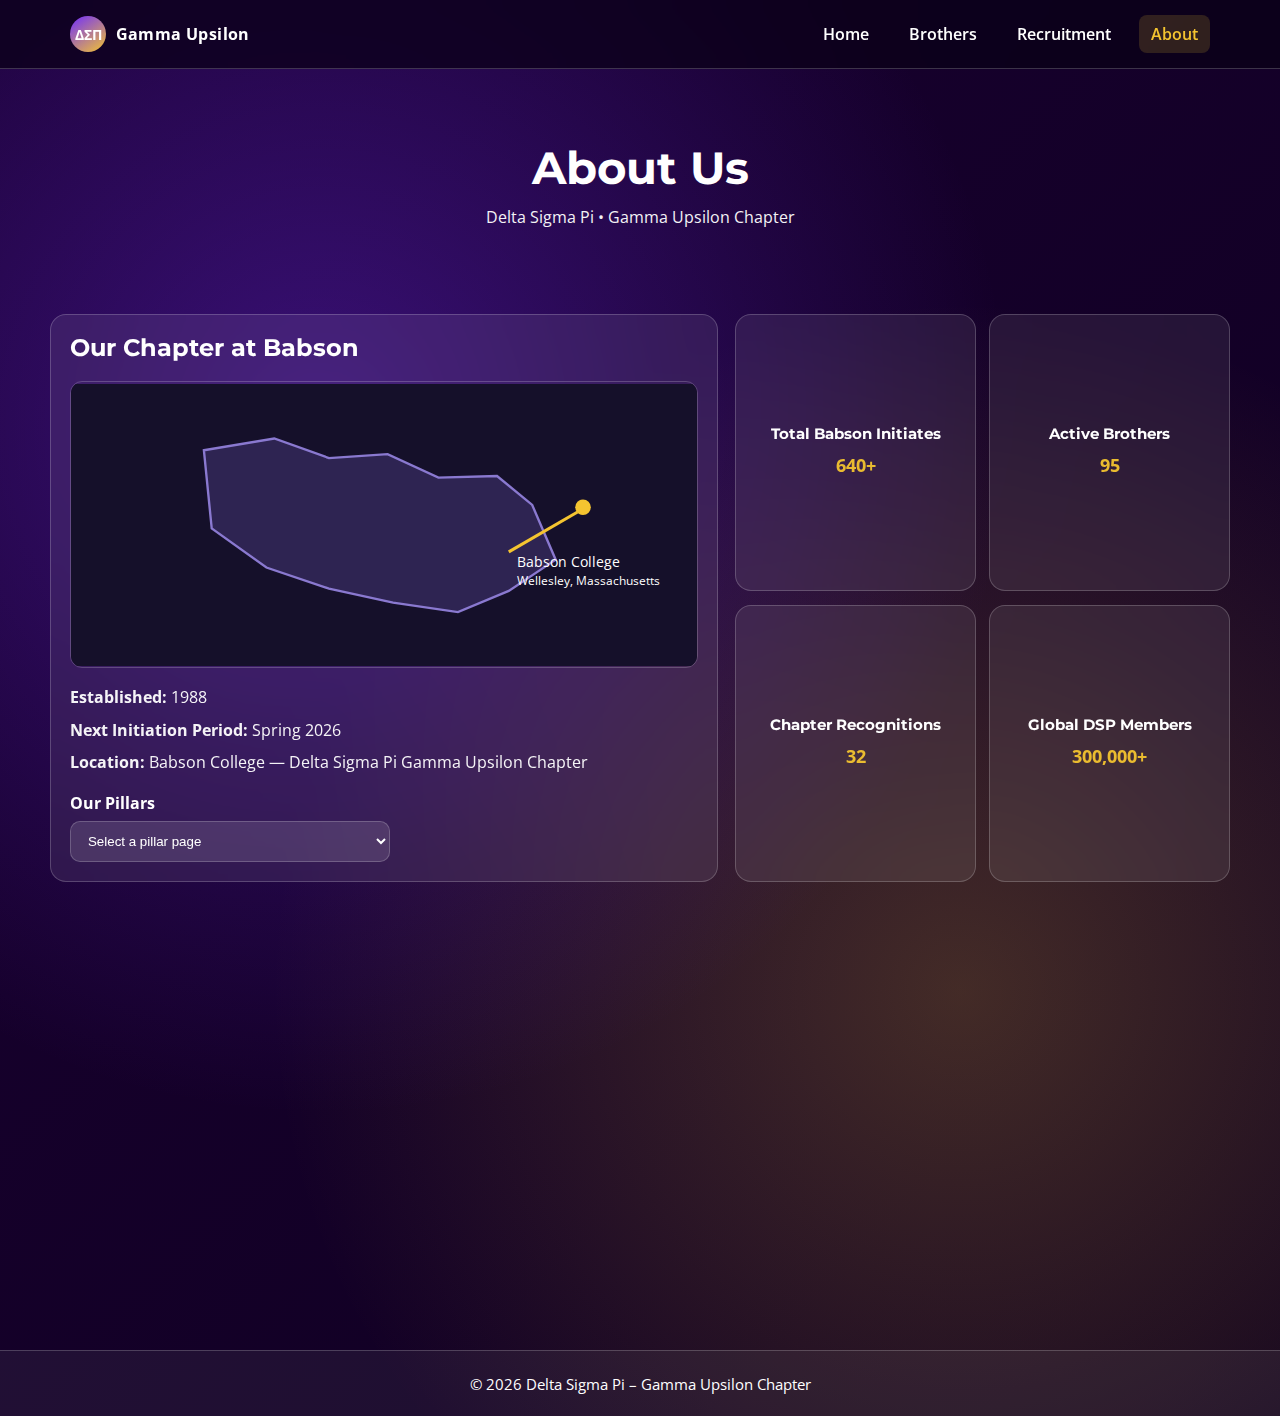
<file: about.html>
<!DOCTYPE html>
<html lang="en">
<head>
  <meta charset="UTF-8">
  <meta name="viewport" content="width=device-width, initial-scale=1.0">
  <title>About | Delta Sigma Pi</title>
  <link rel="stylesheet" href="css/styles.css">
  <link href="https://fonts.googleapis.com/css2?family=Montserrat:wght@400;600;700&family=Open+Sans:wght@300;400;600&display=swap" rel="stylesheet">
</head>

<body>

<header class="navbar">
  <div class="nav-container">
    <a class="brand" href="index.html" aria-label="Delta Sigma Pi Gamma Upsilon Home">
      <span class="brand-mark">ΔΣΠ</span>
      <span class="brand-text">Gamma Upsilon</span>
    </a>
    <nav class="nav-links" aria-label="Primary navigation">
      <a href="index.html">Home</a>
      <a href="brothers.html">Brothers</a>
      <a href="recruitment.html">Recruitment</a>
      <a href="about.html" class="active">About</a>
    </nav>
  </div>
</header>

<section class="page-hero">
  <h1>About Us</h1>
  <p>Delta Sigma Pi • Gamma Upsilon Chapter</p>
</section>

<section class="section">
  <div class="about-layout">
    <div class="about-left card reveal">
      <h2>Our Chapter at Babson</h2>
      <div class="map-wrapper">
        <svg class="map-graphic" viewBox="0 0 800 360" role="img" aria-label="Map graphic showing where Babson College is located in Massachusetts">
          <rect x="0" y="0" width="800" height="360" fill="#15102a"></rect>
          <path d="M170 85 L260 70 L330 95 L405 90 L470 120 L545 118 L590 155 L620 225 L560 265 L495 292 L412 280 L330 262 L250 235 L180 185 Z" fill="#2e2452" stroke="#8a79d0" stroke-width="3"></path>
          <circle cx="655" cy="158" r="10" fill="#f4c430"></circle>
          <line x1="648" y1="164" x2="560" y2="215" stroke="#f4c430" stroke-width="4"></line>
          <text x="570" y="235" fill="#ffffff" font-size="18" font-family="Open Sans, Arial, sans-serif">Babson College</text>
          <text x="570" y="258" fill="#ffffff" font-size="15" font-family="Open Sans, Arial, sans-serif">Wellesley, Massachusetts</text>
        </svg>
      </div>
      <p><strong>Established:</strong> 1988</p>
      <p><strong>Next Initiation Period:</strong> Spring 2026</p>
      <p><strong>Location:</strong> Babson College — Delta Sigma Pi Gamma Upsilon Chapter</p>

      <div class="pillars-dropdown-wrap">
        <label for="pillars-select"><strong>Our Pillars</strong></label>
        <select id="pillars-select" class="pillars-select" aria-label="Navigate to pillar pages">
          <option value="">Select a pillar page</option>
          <option value="professionalism.html">Professionalism</option>
          <option value="brotherhood.html">Brotherhood</option>
          <option value="service.html">Service</option>
          <option value="scholarship.html">Scholarship</option>
        </select>
      </div>
    </div>

    <div class="about-right stats-grid reveal">
      <article class="stat-bubble">
        <h3>Total Babson Initiates</h3>
        <p>640+</p>
      </article>
      <article class="stat-bubble">
        <h3>Active Brothers</h3>
        <p>95</p>
      </article>
      <article class="stat-bubble">
        <h3>Chapter Recognitions</h3>
        <p>32</p>
      </article>
      <article class="stat-bubble">
        <h3>Global DSP Members</h3>
        <p>300,000+</p>
      </article>
    </div>
  </div>
</section>

<section class="section reveal">
  <div class="content-container industry-layout">
    <div class="industry-left">
    <h2>Top Intended Industries</h2>
    <ul class="industry-list">
      <li>Finance</li>
      <li>Consulting</li>
      <li>Marketing</li>
      <li>Business Development / Entrepreneurship</li>
    </ul>
    </div>
    <aside class="national-site-card">
      <h3>National Website</h3>
      <a class="cta-btn" href="https://www.deltasigmapi.org" target="_blank" rel="noopener noreferrer">Visit deltasigmapi.org</a>
    </aside>
  </div>
</section>

<footer>
  © 2026 Delta Sigma Pi – Gamma Upsilon Chapter
</footer>

<script src="script.js"></script>
</body>
</html>
</file>
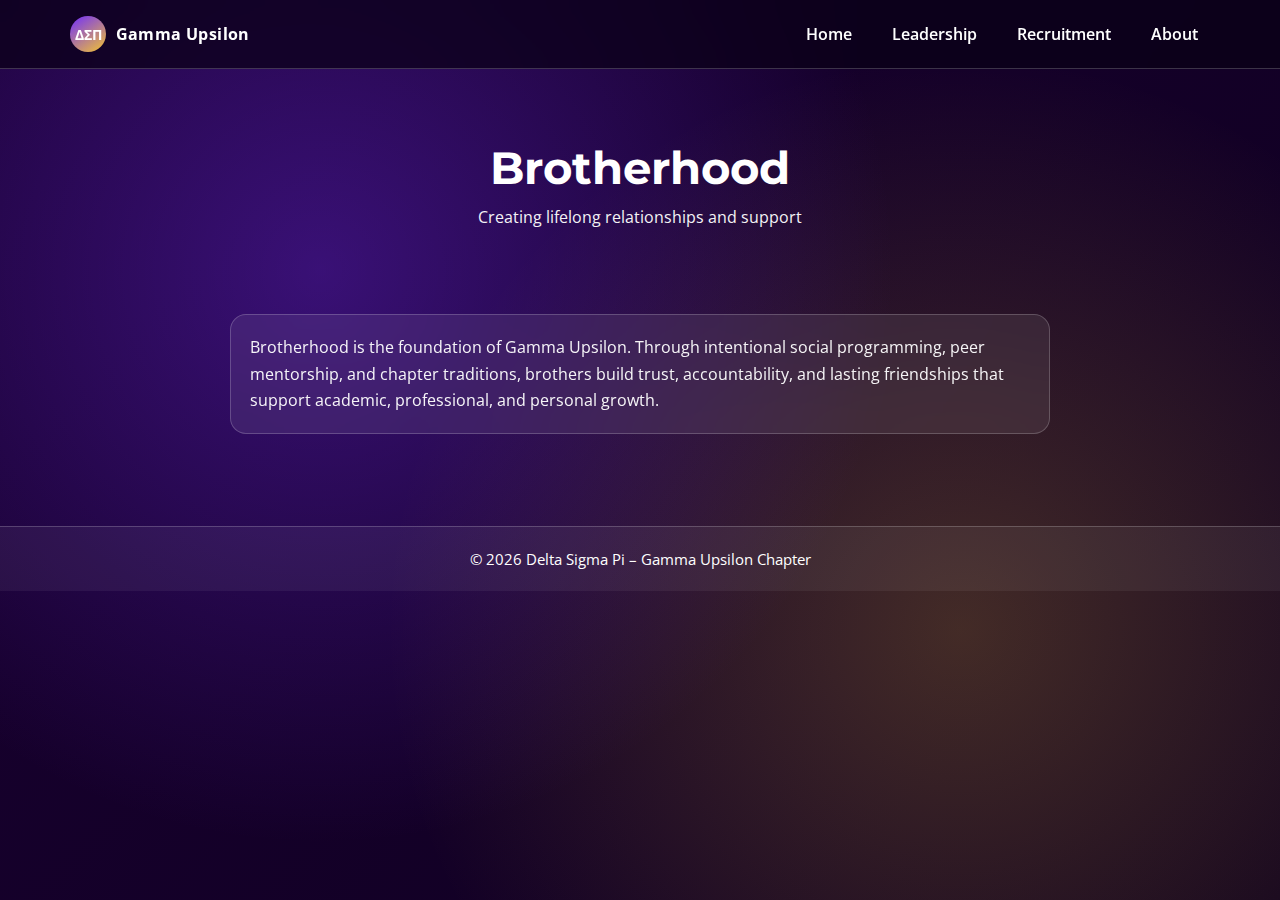
<file: brotherhood.html>
<!DOCTYPE html>
<html lang="en">
<head>
  <meta charset="UTF-8">
  <meta name="viewport" content="width=device-width, initial-scale=1.0">
  <title>Brotherhood | Delta Sigma Pi</title>
  <link rel="stylesheet" href="css/styles.css">
  <link href="https://fonts.googleapis.com/css2?family=Montserrat:wght@400;600;700&family=Open+Sans:wght@300;400;600&display=swap" rel="stylesheet">
</head>
<body>
<header class="navbar">
  <div class="nav-container">
    <a class="brand" href="index.html" aria-label="Delta Sigma Pi Gamma Upsilon Home">
      <span class="brand-mark">ΔΣΠ</span>
      <span class="brand-text">Gamma Upsilon</span>
    </a>
    <nav class="nav-links" aria-label="Primary navigation">
      <a href="index.html">Home</a>
      <a href="leadership.html">Leadership</a>
      <a href="recruitment.html">Recruitment</a>
      <a href="about.html">About</a>
    </nav>
  </div>
</header>

<section class="page-hero">
  <h1>Brotherhood</h1>
  <p>Creating lifelong relationships and support</p>
</section>

<section class="section reveal">
  <div class="content-container narrow card">
    <p>Brotherhood is the foundation of Gamma Upsilon. Through intentional social programming, peer mentorship, and chapter traditions, brothers build trust, accountability, and lasting friendships that support academic, professional, and personal growth.</p>
  </div>
</section>

<footer>
  © 2026 Delta Sigma Pi – Gamma Upsilon Chapter
</footer>
<script src="script.js"></script>
</body>
</html>
</file>
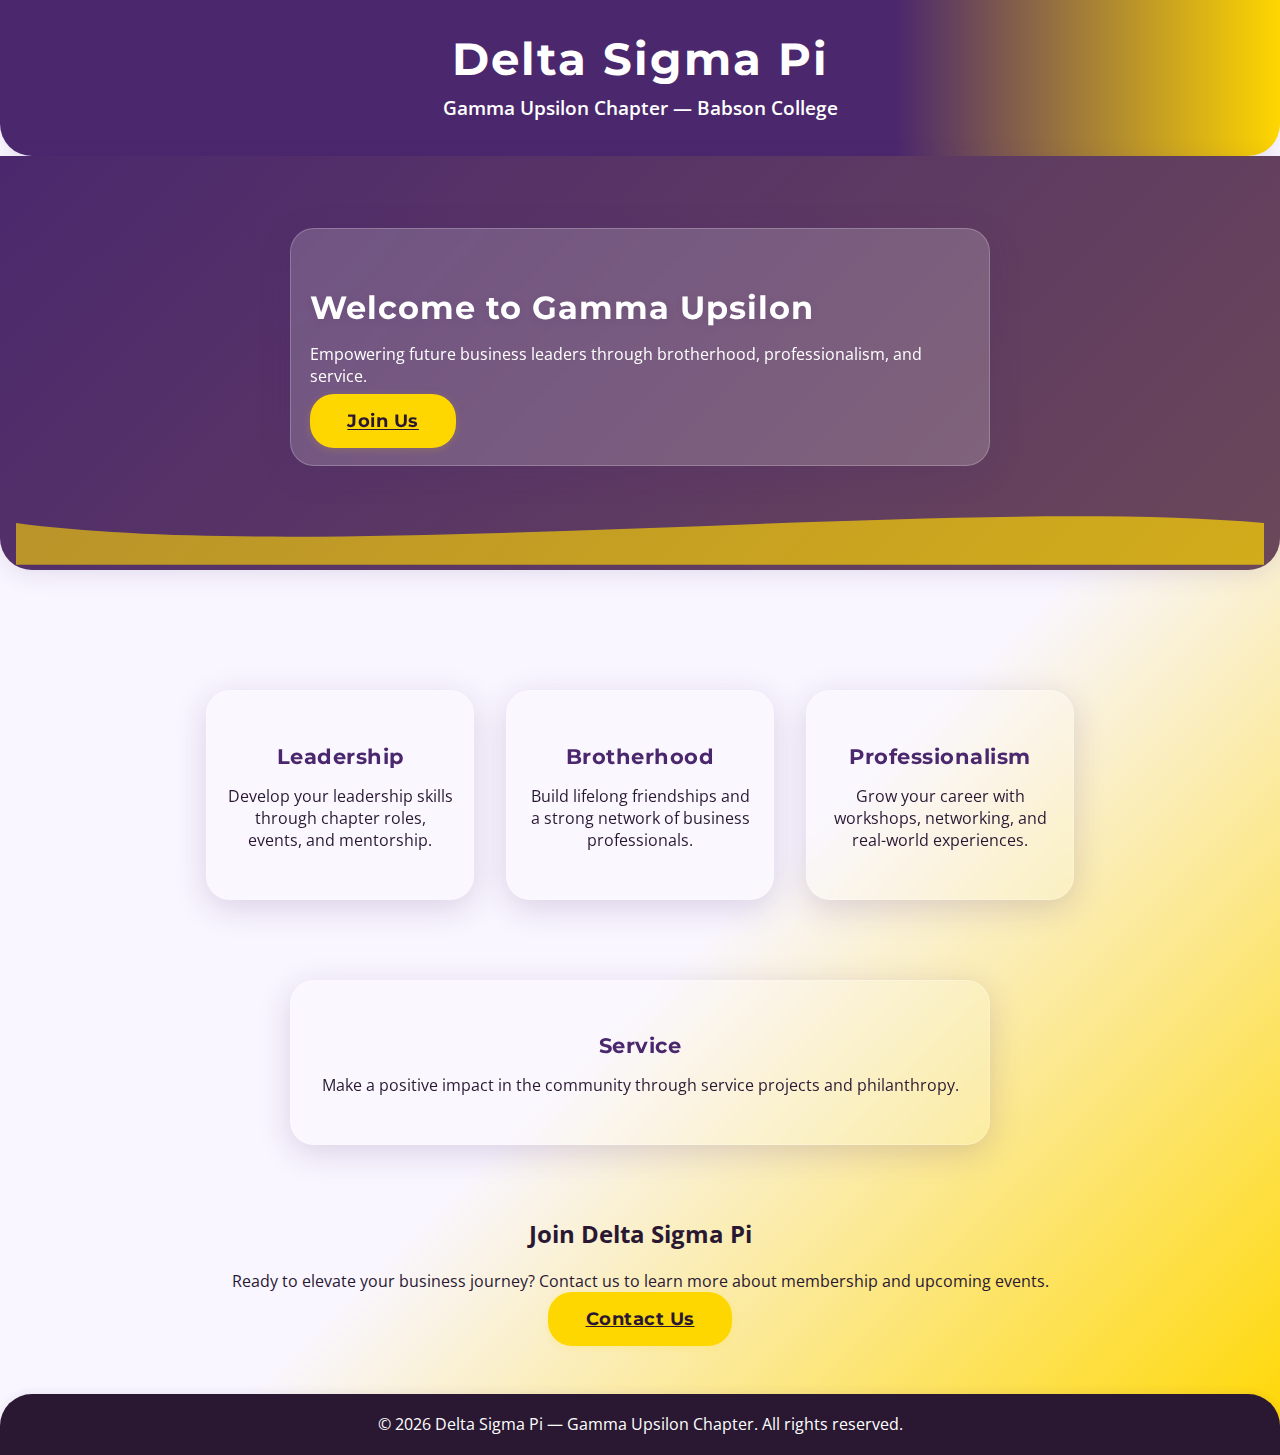
<file: landing.html>
<!DOCTYPE html>
<html lang="en">
  <head>
    <meta charset="UTF-8" />
    <meta name="viewport" content="width=device-width, initial-scale=1.0" />
    <title>Delta Sigma Pi - Gamma Upsilon Chapter</title>
    <meta name="description" content="Welcome to the Gamma Upsilon Chapter of Delta Sigma Pi. Join us for leadership, brotherhood, and professional development." />
    <link rel="preconnect" href="https://fonts.googleapis.com">
    <link rel="preconnect" href="https://fonts.gstatic.com" crossorigin>
    <link href="https://fonts.googleapis.com/css2?family=Montserrat:wght@700&family=Open+Sans:wght@400;600&display=swap" rel="stylesheet">
    <link rel="stylesheet" href="style.css">
    <style>
      /* Add fallback for glassmorphism and animated gradient */
      .hero {
        position: relative;
        overflow: hidden;
      }
      .hero::before {
        content: '';
        position: absolute;
        top: 0; left: 0; right: 0; bottom: 0;
        background: linear-gradient(135deg, #4B286D 0%, #FFD700 100%);
        opacity: 0.18;
        z-index: 0;
        animation: gradientMove 8s ease-in-out infinite;
      }
      @keyframes gradientMove {
        0% { background-position: 0% 50%; }
        50% { background-position: 100% 50%; }
        100% { background-position: 0% 50%; }
      }
      .glass {
        background: rgba(255,255,255,0.18);
        border-radius: 24px;
        box-shadow: 0 8px 32px rgba(75,40,109,0.18);
        backdrop-filter: blur(8px);
        -webkit-backdrop-filter: blur(8px);
        border: 1px solid rgba(255,255,255,0.22);
        padding: 2rem 1.2rem;
        margin: 1.5rem auto;
        max-width: 700px;
        z-index: 1;
        position: relative;
      }
      .hero-content {
        position: relative;
        z-index: 2;
      }
      .svg-wave {
        display: block;
        width: 100%;
        height: 80px;
        margin-bottom: -2rem;
      }
    </style>
  </head>
  <body>
    <header>
      <h1>Delta Sigma Pi</h1>
      <p>Gamma Upsilon Chapter &mdash; Babson College</p>
    </header>
    <section class="hero" aria-label="Welcome">
      <div class="hero-content glass">
        <h2>Welcome to Gamma Upsilon</h2>
        <p>Empowering future business leaders through brotherhood, professionalism, and service.</p>
        <div class="cta">
          <a href="#join" class="cta-btn" aria-label="Join Delta Sigma Pi">Join Us</a>
        </div>
      </div>
      <svg class="svg-wave" aria-hidden="true" focusable="false" viewBox="0 0 1440 80" xmlns="http://www.w3.org/2000/svg">
        <path fill="#FFD700" fill-opacity="0.7" d="M0,32 C360,80 1080,0 1440,32 L1440,80 L0,80 Z"></path>
      </svg>
    </section>
    <main>
      <div class="features">
        <div class="feature glass">
          <h3>Leadership</h3>
          <p>Develop your leadership skills through chapter roles, events, and mentorship.</p>
        </div>
        <div class="feature glass">
          <h3>Brotherhood</h3>
          <p>Build lifelong friendships and a strong network of business professionals.</p>
        </div>
        <div class="feature glass">
          <h3>Professionalism</h3>
          <p>Grow your career with workshops, networking, and real-world experiences.</p>
        </div>
        <div class="feature glass">
          <h3>Service</h3>
          <p>Make a positive impact in the community through service projects and philanthropy.</p>
        </div>
      </div>
      <section id="join" style="margin-top:3rem;text-align:center;">
        <h2>Join Delta Sigma Pi</h2>
        <p>Ready to elevate your business journey? Contact us to learn more about membership and upcoming events.</p>
        <a href="mailto:info@dsp-gammaupsilon.org" class="cta-btn" style="margin-top:1rem;">Contact Us</a>
      </section>
    </main>
    <footer>
      &copy; 2026 Delta Sigma Pi &mdash; Gamma Upsilon Chapter. All rights reserved.
    </footer>
    <script src="script.js"></script>
  </body>
</html>
</file>
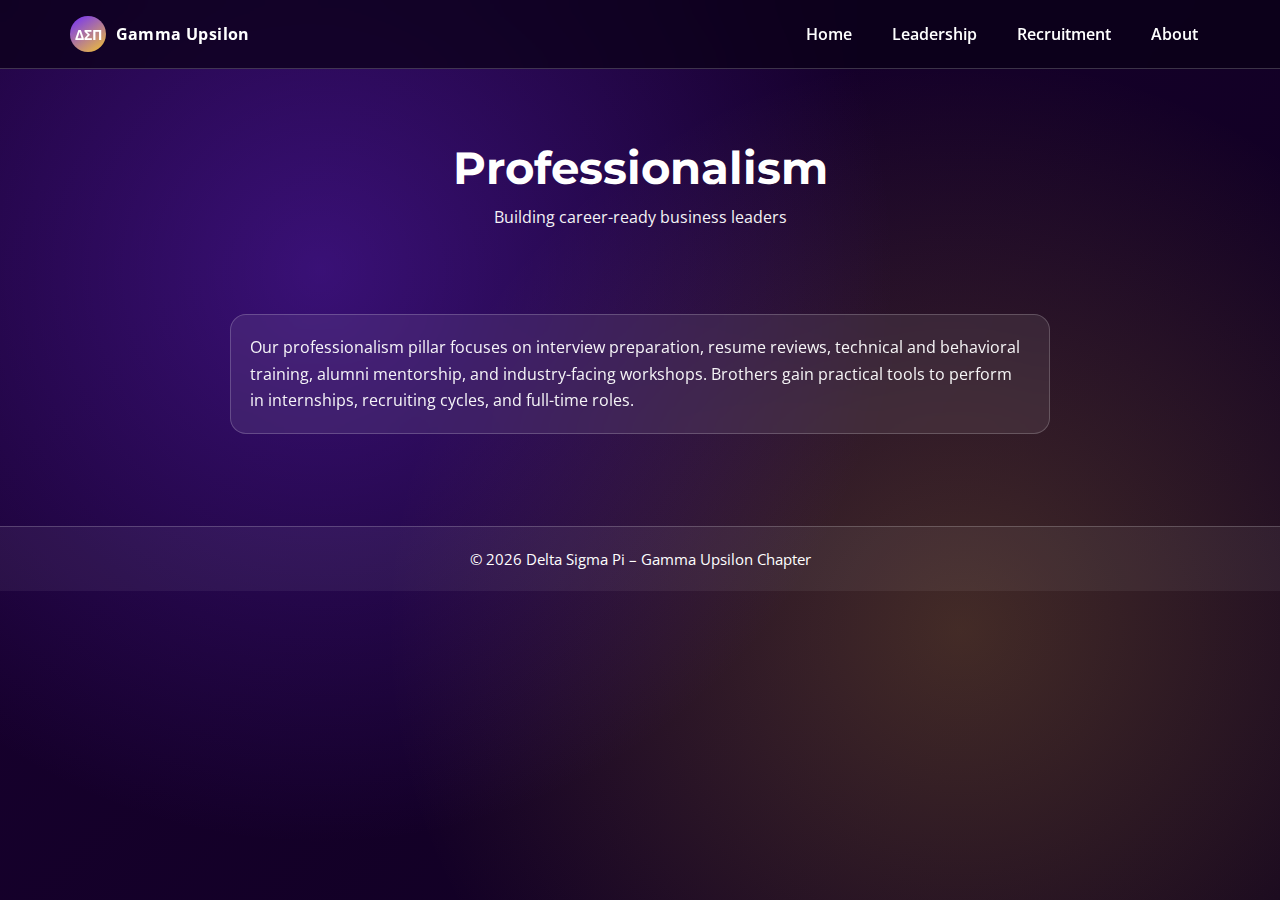
<file: professionalism.html>
<!DOCTYPE html>
<html lang="en">
<head>
  <meta charset="UTF-8">
  <meta name="viewport" content="width=device-width, initial-scale=1.0">
  <title>Professionalism | Delta Sigma Pi</title>
  <link rel="stylesheet" href="css/styles.css">
  <link href="https://fonts.googleapis.com/css2?family=Montserrat:wght@400;600;700&family=Open+Sans:wght@300;400;600&display=swap" rel="stylesheet">
</head>
<body>
<header class="navbar">
  <div class="nav-container">
    <a class="brand" href="index.html" aria-label="Delta Sigma Pi Gamma Upsilon Home">
      <span class="brand-mark">ΔΣΠ</span>
      <span class="brand-text">Gamma Upsilon</span>
    </a>
    <nav class="nav-links" aria-label="Primary navigation">
      <a href="index.html">Home</a>
      <a href="leadership.html">Leadership</a>
      <a href="recruitment.html">Recruitment</a>
      <a href="about.html">About</a>
    </nav>
  </div>
</header>

<section class="page-hero">
  <h1>Professionalism</h1>
  <p>Building career-ready business leaders</p>
</section>

<section class="section reveal">
  <div class="content-container narrow card">
    <p>Our professionalism pillar focuses on interview preparation, resume reviews, technical and behavioral training, alumni mentorship, and industry-facing workshops. Brothers gain practical tools to perform in internships, recruiting cycles, and full-time roles.</p>
  </div>
</section>

<footer>
  © 2026 Delta Sigma Pi – Gamma Upsilon Chapter
</footer>
<script src="script.js"></script>
</body>
</html>
</file>
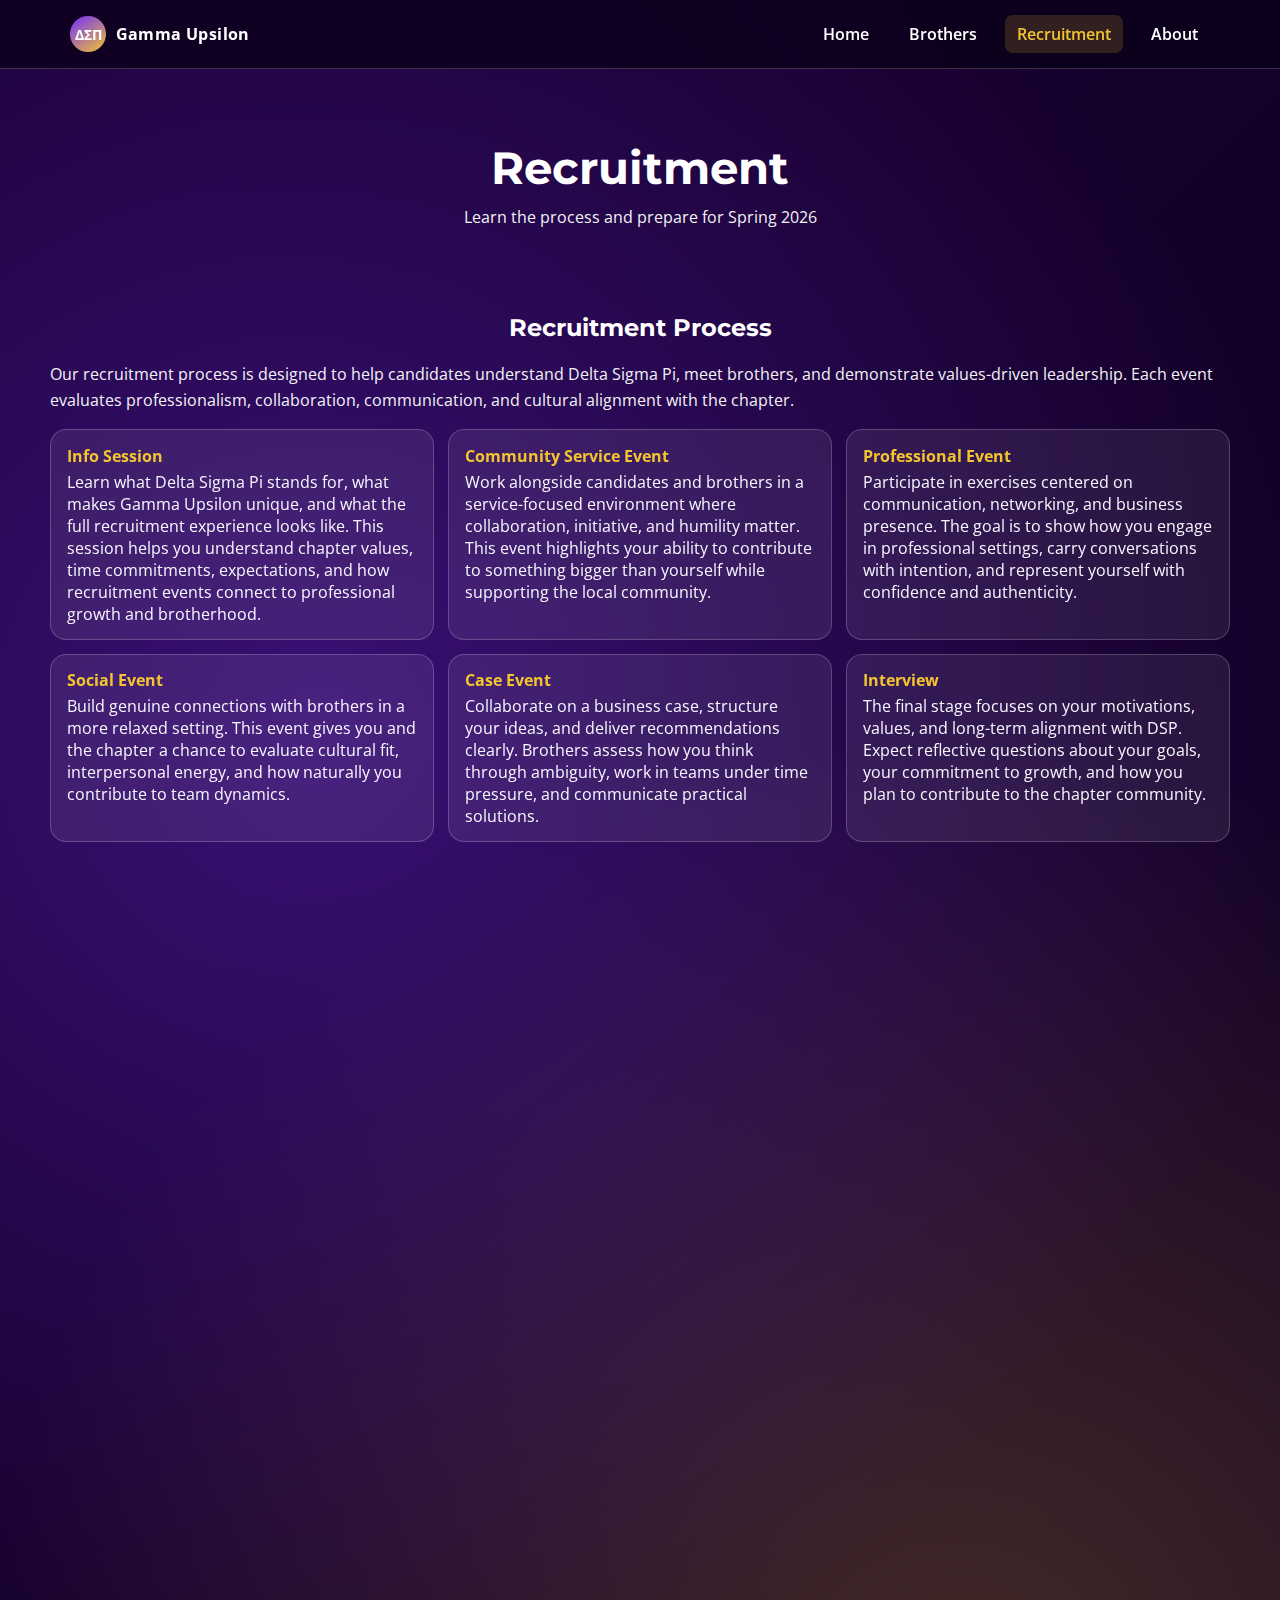
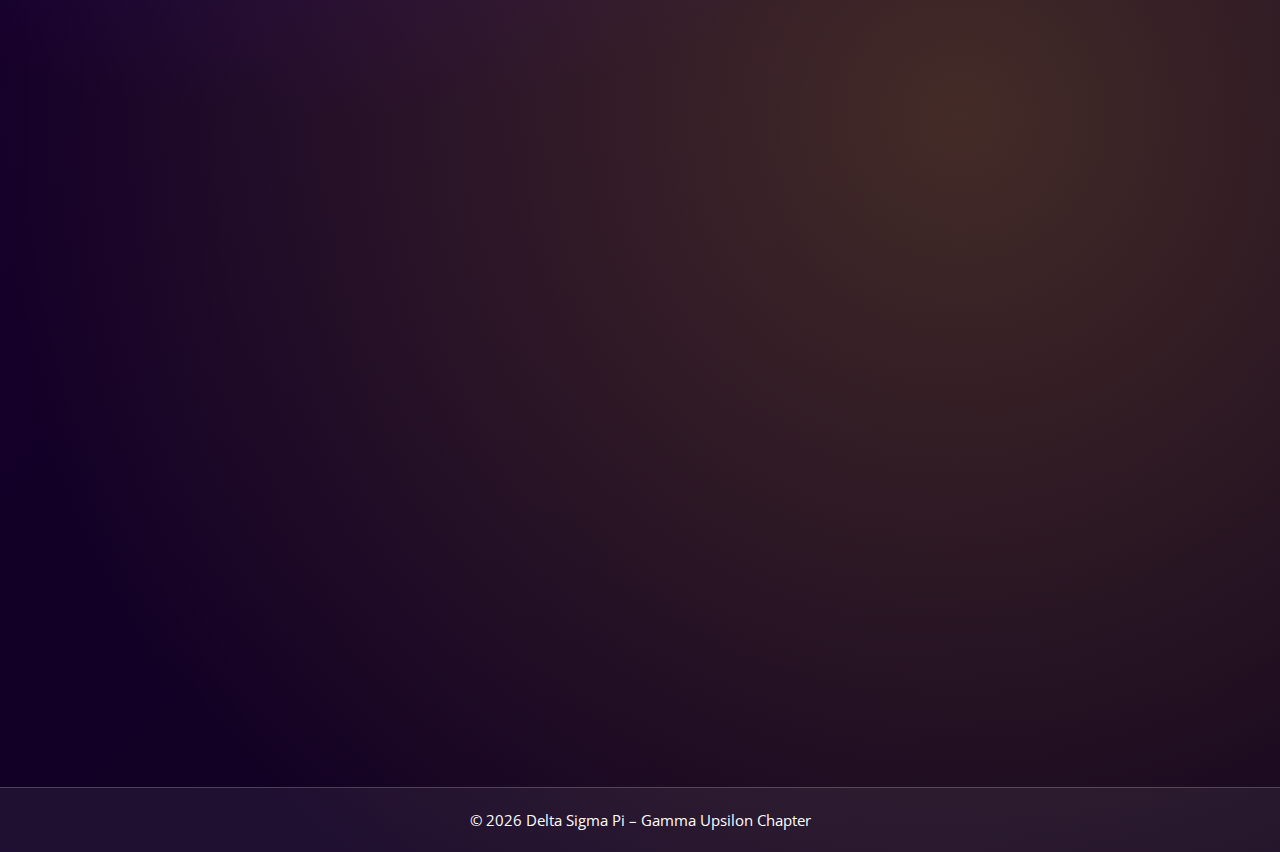
<file: recruitment.html>
<!DOCTYPE html>
<html lang="en">
<head>
  <meta charset="UTF-8">
  <meta name="viewport" content="width=device-width, initial-scale=1.0">
  <title>Recruitment | Delta Sigma Pi</title>
  <link rel="stylesheet" href="css/styles.css">
  <link href="https://fonts.googleapis.com/css2?family=Montserrat:wght@400;600;700&family=Open+Sans:wght@300;400;600&display=swap" rel="stylesheet">
</head>
<body>

<header class="navbar">
  <div class="nav-container">
    <a class="brand" href="index.html" aria-label="Delta Sigma Pi Gamma Upsilon Home">
      <span class="brand-mark">ΔΣΠ</span>
      <span class="brand-text">Gamma Upsilon</span>
    </a>
    <nav class="nav-links" aria-label="Primary navigation">
      <a href="index.html">Home</a>
      <a href="brothers.html">Brothers</a>
      <a href="recruitment.html" class="active">Recruitment</a>
      <a href="about.html">About</a>
    </nav>
  </div>
</header>

<section class="page-hero">
  <h1>Recruitment</h1>
  <p>Learn the process and prepare for Spring 2026</p>
</section>

<section class="section">
  <div class="content-container">
    <h2>Recruitment Process</h2>
    <p>Our recruitment process is designed to help candidates understand Delta Sigma Pi, meet brothers, and demonstrate values-driven leadership. Each event evaluates professionalism, collaboration, communication, and cultural alignment with the chapter.</p>
    <div class="timeline recruitment-process-grid">
      <div class="timeline-item"><strong>Info Session</strong><span>Learn what Delta Sigma Pi stands for, what makes Gamma Upsilon unique, and what the full recruitment experience looks like. This session helps you understand chapter values, time commitments, expectations, and how recruitment events connect to professional growth and brotherhood.</span></div>
      <div class="timeline-item"><strong>Community Service Event</strong><span>Work alongside candidates and brothers in a service-focused environment where collaboration, initiative, and humility matter. This event highlights your ability to contribute to something bigger than yourself while supporting the local community.</span></div>
      <div class="timeline-item"><strong>Professional Event</strong><span>Participate in exercises centered on communication, networking, and business presence. The goal is to show how you engage in professional settings, carry conversations with intention, and represent yourself with confidence and authenticity.</span></div>
      <div class="timeline-item"><strong>Social Event</strong><span>Build genuine connections with brothers in a more relaxed setting. This event gives you and the chapter a chance to evaluate cultural fit, interpersonal energy, and how naturally you contribute to team dynamics.</span></div>
      <div class="timeline-item"><strong>Case Event</strong><span>Collaborate on a business case, structure your ideas, and deliver recommendations clearly. Brothers assess how you think through ambiguity, work in teams under time pressure, and communicate practical solutions.</span></div>
      <div class="timeline-item"><strong>Interview</strong><span>The final stage focuses on your motivations, values, and long-term alignment with DSP. Expect reflective questions about your goals, your commitment to growth, and how you plan to contribute to the chapter community.</span></div>
    </div>
  </div>
</section>

<section class="section reveal">
  <div class="content-container">
    <h2>A Glimpse Into Rush</h2>
    <p class="section-intro">Get a quick feel for the energy and experience of rushing a business fraternity at Delta Sigma Pi.</p>
    <div class="rush-video-wrap">
      <iframe src="https://www.youtube.com/embed/vnVu6HVtIGI" title="A glimpse into what rushing to business fraternities is like at Delta Sigma Pi" loading="lazy" allow="accelerometer; autoplay; clipboard-write; encrypted-media; gyroscope; picture-in-picture; web-share" referrerpolicy="strict-origin-when-cross-origin" allowfullscreen></iframe>
    </div>
  </div>
</section>

<section class="section reveal">
  <div class="content-container recruitment-faq">
    <h2>Rush FAQ</h2>
    <div class="event-grid faq-grid">
      <article class="event-card faq-card">
        <h3>1. What should I do to be successful during rush?</h3>
        <p>Show up prepared, be consistently present, and engage with intention at every event. Learn about the chapter beforehand, ask thoughtful questions, and reflect DSP values through professionalism, respect, and collaboration.</p>
      </article>
      <article class="event-card faq-card">
        <h3>2. What advice do you have for rush?</h3>
        <p>Treat rush as a two-way fit process. Focus on building real conversations rather than trying to perform, and demonstrate growth mindset throughout the week. Brothers value authenticity and coachability over perfection.</p>
      </article>
      <article class="event-card faq-card">
        <h3>3. How can I stand out?</h3>
        <p>Stand out by being genuine, memorable, and proactive. Follow through, communicate clearly, and contribute positively in both professional and social settings. Consistency across all events leaves the strongest impression.</p>
      </article>
    </div>
  </div>
</section>

<section class="section reveal">
  <div class="content-container recruitment-contact">
    <h2>Contact Information</h2>
    <div class="recruitment-contact-row">
      <p class="recruitment-email">Email: <a href="mailto:recruitment@dspgammaupsilon.org">recruitment@dspgammaupsilon.org</a></p>
      <a class="recruitment-instagram" href="https://www.instagram.com/dspgammaupsilon" target="_blank" rel="noopener noreferrer" aria-label="Visit Delta Sigma Pi Gamma Upsilon on Instagram">
        <svg viewBox="0 0 24 24" aria-hidden="true" focusable="false">
          <rect x="3" y="3" width="18" height="18" rx="5"></rect>
          <circle cx="12" cy="12" r="4.2"></circle>
          <circle cx="17.5" cy="6.5" r="1.15"></circle>
        </svg>
      </a>
    </div>
  </div>
</section>

<footer>
  © 2026 Delta Sigma Pi – Gamma Upsilon Chapter
</footer>

<script src="script.js"></script>
</body>
</html>
</file>
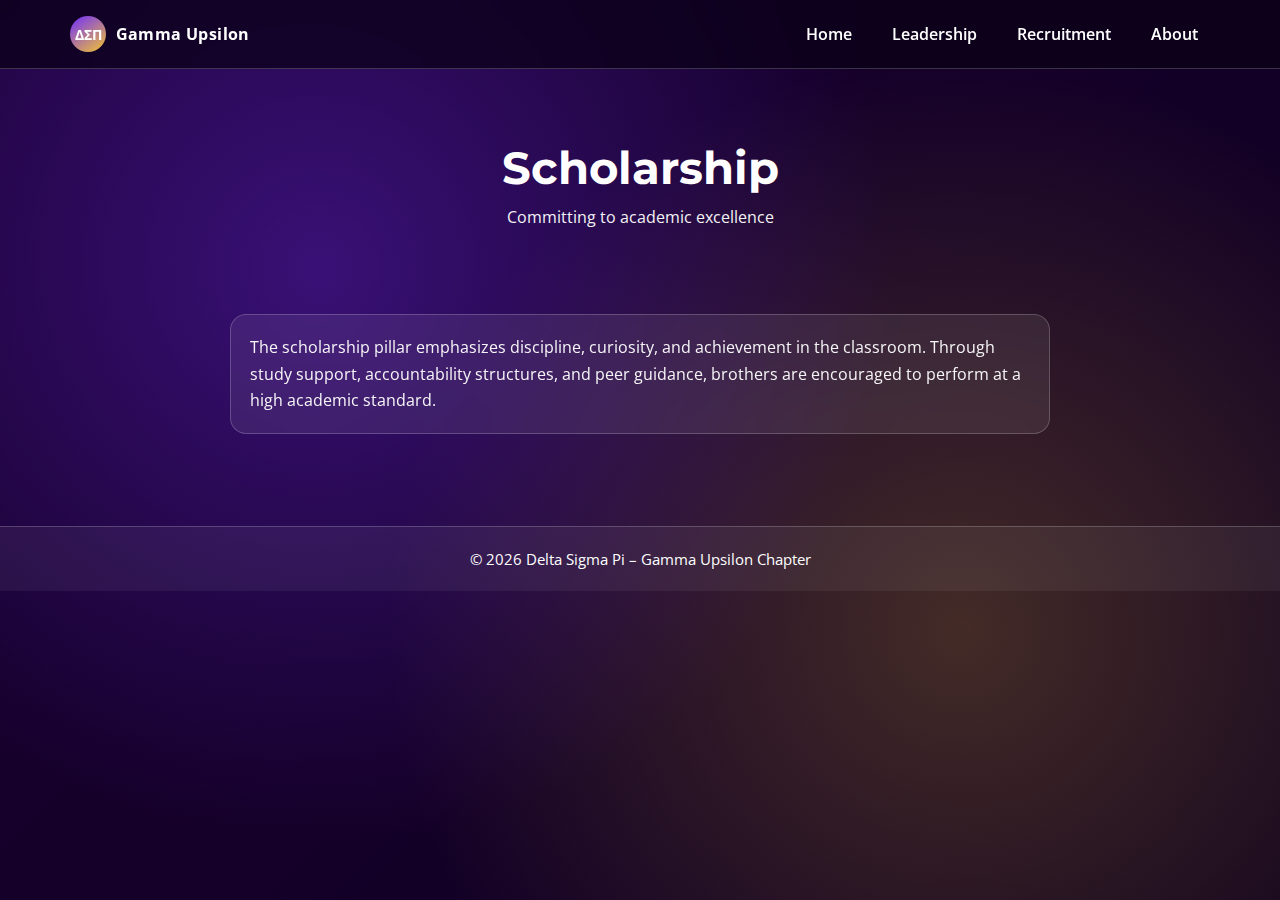
<file: scholarship.html>
<!DOCTYPE html>
<html lang="en">
<head>
  <meta charset="UTF-8">
  <meta name="viewport" content="width=device-width, initial-scale=1.0">
  <title>Scholarship | Delta Sigma Pi</title>
  <link rel="stylesheet" href="css/styles.css">
  <link href="https://fonts.googleapis.com/css2?family=Montserrat:wght@400;600;700&family=Open+Sans:wght@300;400;600&display=swap" rel="stylesheet">
</head>
<body>
<header class="navbar">
  <div class="nav-container">
    <a class="brand" href="index.html" aria-label="Delta Sigma Pi Gamma Upsilon Home">
      <span class="brand-mark">ΔΣΠ</span>
      <span class="brand-text">Gamma Upsilon</span>
    </a>
    <nav class="nav-links" aria-label="Primary navigation">
      <a href="index.html">Home</a>
      <a href="leadership.html">Leadership</a>
      <a href="recruitment.html">Recruitment</a>
      <a href="about.html">About</a>
    </nav>
  </div>
</header>

<section class="page-hero">
  <h1>Scholarship</h1>
  <p>Committing to academic excellence</p>
</section>

<section class="section reveal">
  <div class="content-container narrow card">
    <p>The scholarship pillar emphasizes discipline, curiosity, and achievement in the classroom. Through study support, accountability structures, and peer guidance, brothers are encouraged to perform at a high academic standard.</p>
  </div>
</section>

<footer>
  © 2026 Delta Sigma Pi – Gamma Upsilon Chapter
</footer>
<script src="script.js"></script>
</body>
</html>
</file>
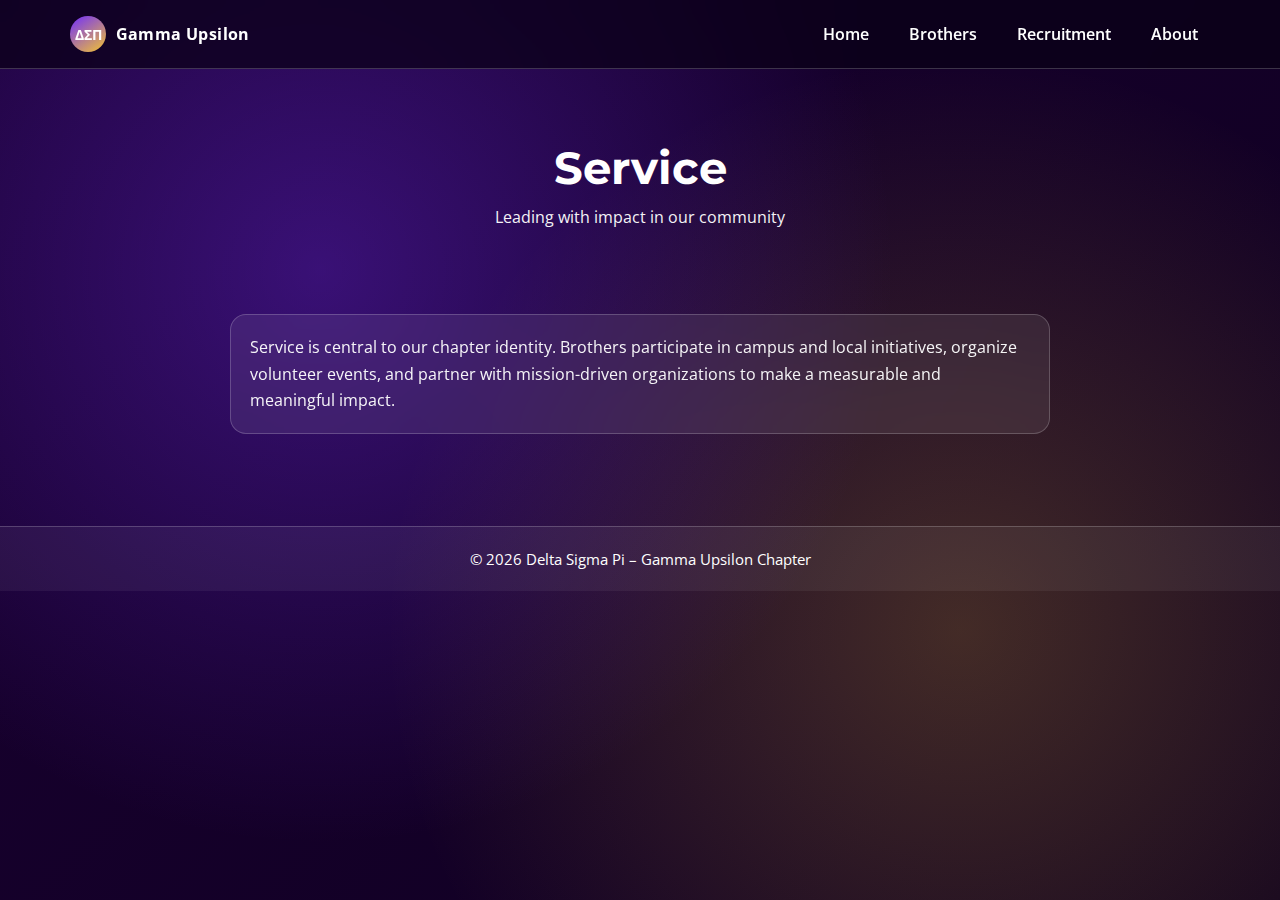
<file: service.html>
<!DOCTYPE html>
<html lang="en">
<head>
  <meta charset="UTF-8">
  <meta name="viewport" content="width=device-width, initial-scale=1.0">
  <title>Service | Delta Sigma Pi</title>
  <link rel="stylesheet" href="css/styles.css">
  <link href="https://fonts.googleapis.com/css2?family=Montserrat:wght@400;600;700&family=Open+Sans:wght@300;400;600&display=swap" rel="stylesheet">
</head>
<body>
<header class="navbar">
  <div class="nav-container">
    <a class="brand" href="index.html" aria-label="Delta Sigma Pi Gamma Upsilon Home">
      <span class="brand-mark">ΔΣΠ</span>
      <span class="brand-text">Gamma Upsilon</span>
    </a>
    <nav class="nav-links" aria-label="Primary navigation">
      <a href="index.html">Home</a>
      <a href="brothers.html">Brothers</a>
      <a href="recruitment.html">Recruitment</a>
      <a href="about.html">About</a>
    </nav>
  </div>
</header>

<section class="page-hero">
  <h1>Service</h1>
  <p>Leading with impact in our community</p>
</section>

<section class="section reveal">
  <div class="content-container narrow card">
    <p>Service is central to our chapter identity. Brothers participate in campus and local initiatives, organize volunteer events, and partner with mission-driven organizations to make a measurable and meaningful impact.</p>
  </div>
</section>

<footer>
  © 2026 Delta Sigma Pi – Gamma Upsilon Chapter
</footer>
<script src="script.js"></script>
</body>
</html>
</file>
<file: css/styles.css>
/* =====================================================
   DELTA SIGMA PI – GAMMA UPSILON
   Unified Multi-Page Site Styles
===================================================== */

:root {
  --dsp-purple: #2f0f57;
  --dsp-violet: #6f2dff;
  --dsp-gold: #f4c430;
  --dsp-dark: #120022;
  --dsp-light: #f5f1ff;

  --glass-bg: rgba(255, 255, 255, 0.08);
  --glass-border: rgba(255, 255, 255, 0.2);
  --glass-blur: 16px;
  --max-width: 1180px;
}

* {
  margin: 0;
  padding: 0;
  box-sizing: border-box;
}

html {
  scroll-behavior: smooth;
}

body {
  font-family: 'Open Sans', sans-serif;
  color: #fff;
  background:
    radial-gradient(circle at 25% 30%, rgba(123, 47, 255, 0.35), transparent 50%),
    radial-gradient(circle at 75% 70%, rgba(244, 196, 48, 0.22), transparent 50%),
    linear-gradient(135deg, #190032, #0f001f);
  min-height: 100vh;
  overflow-x: hidden;
  padding-top: 94px;
}

main {
  width: 100%;
}

h1,
h2,
h3 {
  font-family: 'Montserrat', sans-serif;
  line-height: 1.2;
}

a {
  color: var(--dsp-gold);
}

p {
  line-height: 1.65;
  opacity: 0.95;
}

/* ================= NAVBAR ================= */

.navbar {
  position: fixed;
  top: 0;
  left: 0;
  width: 100%;
  z-index: 1000;
  backdrop-filter: blur(16px);
  -webkit-backdrop-filter: blur(16px);
  background: rgba(10, 0, 22, 0.72);
  border-bottom: 1px solid var(--glass-border);
}

.nav-container {
  max-width: var(--max-width);
  margin: 0 auto;
  padding: 0.95rem 1.25rem;
  display: flex;
  align-items: center;
  justify-content: space-between;
  gap: 1.25rem;
}

.brand {
  display: inline-flex;
  align-items: center;
  gap: 0.6rem;
  text-decoration: none;
}

.brand-mark {
  display: inline-flex;
  align-items: center;
  justify-content: center;
  width: 36px;
  height: 36px;
  border-radius: 999px;
  background: linear-gradient(145deg, var(--dsp-violet), var(--dsp-gold));
  color: #fff;
  font-weight: 700;
  font-size: 0.9rem;
}

.brand-text {
  color: #fff;
  font-weight: 700;
  letter-spacing: 0.4px;
}

.nav-links {
  display: flex;
  align-items: center;
  gap: 1rem;
}

.nav-links a {
  color: #fff;
  text-decoration: none;
  font-weight: 600;
  padding: 0.5rem 0.75rem;
  border-radius: 8px;
  transition: background 0.2s ease, color 0.2s ease;
}

.nav-links a:hover,
.nav-links a.active {
  background: rgba(244, 196, 48, 0.16);
  color: var(--dsp-gold);
}

/* ================= HERO ================= */

.hero {
  min-height: 72vh;
  display: flex;
  flex-direction: column;
  align-items: center;
  justify-content: center;
  text-align: center;
  padding: 2rem 1.25rem;
}

.hero h1 {
  font-size: clamp(2.2rem, 5vw, 4rem);
  background: linear-gradient(90deg, #fff, var(--dsp-gold));
  background-clip: text;
  -webkit-background-clip: text;
  -webkit-text-fill-color: transparent;
}

.hero p {
  margin-top: 0.85rem;
  margin-bottom: 1.8rem;
  font-size: clamp(1rem, 2.3vw, 1.2rem);
}

.hero-premium {
  position: relative;
  overflow: hidden;
  isolation: isolate;
  min-height: calc(100vh - 94px);
  background: linear-gradient(120deg, #2e1065, #4c1d95, #2f0f57);
  background-size: 220% 220%;
  animation: hero-gradient-shift 18s ease infinite;
}

.hero-premium::before {
  content: "";
  position: absolute;
  inset: 0;
  background: radial-gradient(circle at 22% 22%, rgba(244, 196, 48, 0.23), transparent 42%),
              radial-gradient(circle at 82% 75%, rgba(255, 255, 255, 0.1), transparent 40%);
  z-index: -2;
}

.hero-bg-media {
  position: absolute;
  inset: -4% -3% 0;
  display: grid;
  grid-template-columns: 1fr 1fr;
  gap: 1rem;
  opacity: 0.12;
  z-index: -3;
}

.hero-bg-media img {
  width: 100%;
  height: 100%;
  object-fit: cover;
  filter: blur(9px) saturate(1.05);
  transform: scale(1.08);
}

.hero-content {
  max-width: 860px;
  padding: 2rem 1.25rem;
}

.hero-eyebrow {
  text-transform: uppercase;
  letter-spacing: 0.11em;
  font-weight: 700;
  font-size: 0.8rem;
  color: rgba(255, 255, 255, 0.82);
  margin-bottom: 0.8rem;
}

.hero-value-prop {
  font-size: clamp(1.2rem, 2.4vw, 1.55rem);
  font-weight: 700;
  color: var(--dsp-gold);
  margin: 0.65rem 0 0.55rem;
}

.hero-subtext {
  max-width: 720px;
}

.hero-actions {
  display: flex;
  flex-wrap: nowrap;
  justify-content: center;
  align-items: center;
  gap: 0.75rem;
  margin-top: 0.5rem;
}

.btn-secondary {
  display: inline-block;
  border: 1px solid rgba(255, 255, 255, 0.45);
  color: #fff;
  text-decoration: none;
  font-weight: 700;
  padding: 0.9rem 1.35rem;
  border-radius: 999px;
  background: rgba(255, 255, 255, 0.06);
  transition: background 0.2s ease, transform 0.2s ease, border-color 0.2s ease;
}

.btn-secondary:hover {
  transform: translateY(-2px);
  background: rgba(255, 255, 255, 0.12);
  border-color: rgba(244, 196, 48, 0.72);
}

.scroll-indicator {
  position: absolute;
  bottom: 1.25rem;
  left: 50%;
  transform: translateX(-50%);
  color: #fff;
  text-decoration: none;
  font-size: 1.7rem;
  line-height: 1;
  opacity: 0.9;
}

.scroll-arrow {
  display: inline-block;
  color: var(--dsp-gold);
  animation: arrow-bounce 1.4s ease-in-out infinite;
}

@keyframes hero-gradient-shift {
  0% { background-position: 0% 40%; }
  50% { background-position: 100% 60%; }
  100% { background-position: 0% 40%; }
}

@keyframes arrow-bounce {
  0%,
  100% {
    transform: translateY(0);
  }
  50% {
    transform: translateY(8px);
  }
}

.page-hero {
  text-align: center;
  padding: 3rem 1.25rem 2rem;
}

.page-hero h1 {
  font-size: clamp(2rem, 4vw, 2.8rem);
  margin-bottom: 0.5rem;
}

.brothers-page .page-hero h1 {
  font-size: clamp(2.4rem, 5vw, 3.4rem);
  background: linear-gradient(90deg, #fff, var(--dsp-gold));
  background-clip: text;
  -webkit-background-clip: text;
  -webkit-text-fill-color: transparent;
}

.brothers-page .page-hero p {
  max-width: 920px;
  margin: 0.25rem auto 0;
  font-size: calc(1rem + 1px);
  line-height: 1.7;
}

.brothers-page .page-hero {
  padding: 3rem 0.25rem 2rem;
}

/* ================= BUTTON ================= */

.cta-btn {
  display: inline-block;
  background: linear-gradient(90deg, var(--dsp-violet), var(--dsp-gold));
  color: white;
  padding: 0.9rem 1.9rem;
  border-radius: 999px;
  text-decoration: none;
  font-weight: 700;
  box-shadow: 0 10px 22px rgba(79, 22, 140, 0.35);
  transition: transform 0.2s ease, box-shadow 0.2s ease;
}

.cta-btn:hover {
  transform: translateY(-2px);
  box-shadow: 0 14px 26px rgba(79, 22, 140, 0.45);
}

/* ================= LAYOUT ================= */

.section {
  padding: 3.25rem 1.25rem;
}

.content-container {
  max-width: var(--max-width);
  margin: 0 auto;
}

.content-container.narrow {
  max-width: 820px;
}

.section h2 {
  text-align: center;
  margin-bottom: 1.1rem;
}

.section-intro {
  text-align: center;
  margin-bottom: 1.4rem;
}

.centered-content {
  text-align: center;
}

/* ================= CARDS ================= */

.card-grid {
  display: grid;
  grid-template-columns: repeat(auto-fit, minmax(220px, 1fr));
  gap: 1.1rem;
  margin-top: 1.35rem;
}

.member-grid {
  display: flex;
  flex-wrap: wrap;
  justify-content: center;
  gap: 1.1rem;
  margin-top: 1.35rem;
}

.member-grid .member-card {
  flex: 0 1 calc((100% - (4 * 1.1rem)) / 5);
  max-width: calc((100% - (4 * 1.1rem)) / 5);
}

.card,
.member-card,
.timeline-item,
.stat-bubble {
  border-radius: 16px;
  background: var(--glass-bg);
  border: 1px solid var(--glass-border);
  backdrop-filter: blur(var(--glass-blur));
  -webkit-backdrop-filter: blur(var(--glass-blur));
}

.card,
.member-card {
  padding: 1.2rem;
}

.pillars-grid {
  grid-template-columns: repeat(4, minmax(0, 1fr));
}

.pillar-link-card {
  text-decoration: none;
  color: #fff;
  transition: transform 0.2s ease, border-color 0.2s ease, background 0.2s ease;
}

.pillar-link-card:hover {
  transform: translateY(-4px);
  border-color: rgba(244, 196, 48, 0.65);
  background: rgba(255, 255, 255, 0.12);
}

.pillar-split-grid {
  display: grid;
  grid-template-columns: repeat(2, minmax(0, 1fr));
  gap: 1rem;
  margin-top: 1.25rem;
}

.pillar-split-card {
  display: grid;
  grid-template-columns: 185px 1fr;
  gap: 1rem;
  align-items: center;
  border-radius: 16px;
  text-decoration: none;
  color: #fff;
  background: var(--glass-bg);
  border: 1px solid var(--glass-border);
  backdrop-filter: blur(var(--glass-blur));
  -webkit-backdrop-filter: blur(var(--glass-blur));
  padding: 1rem;
  transition: transform 0.2s ease, border-color 0.2s ease, background 0.2s ease;
}

.pillar-split-card:hover {
  transform: translateY(-4px);
  border-color: rgba(244, 196, 48, 0.65);
  background: rgba(255, 255, 255, 0.12);
}

.pillar-split-card img {
  width: 100%;
  aspect-ratio: 3 / 2;
  object-fit: cover;
  border-radius: 10px;
  border: 1px solid var(--glass-border);
}

.pillar-split-copy h3 {
  color: var(--dsp-gold);
  margin-bottom: 0.35rem;
}

.card h3,
.member-card h3 {
  color: var(--dsp-gold);
  margin-bottom: 0.45rem;
}

.impact-grid,
.differentiator-grid,
.testimonial-grid {
  display: grid;
  gap: 1rem;
}

.impact-grid {
  grid-template-columns: repeat(4, minmax(0, 1fr));
}

.impact-card,
.diff-card,
.testimonial-card {
  border-radius: 16px;
  background: var(--glass-bg);
  border: 1px solid var(--glass-border);
  backdrop-filter: blur(var(--glass-blur));
  -webkit-backdrop-filter: blur(var(--glass-blur));
  box-shadow: 0 12px 26px rgba(8, 2, 18, 0.22);
}

.impact-card {
  padding: 1.1rem;
  text-align: center;
}

.impact-icon-image {
  width: 56px;
  height: 56px;
  object-fit: cover;
  border-radius: 12px;
  border: 1px solid rgba(255, 255, 255, 0.35);
  margin-bottom: 0.55rem;
}

.impact-icon,
.diff-icon {
  font-size: 1.35rem;
  margin-bottom: 0.4rem;
}

.impact-number {
  font-family: 'Montserrat', sans-serif;
  font-size: clamp(2.4rem, 6.2vw, 5.2rem);
  font-weight: 700;
  color: var(--dsp-gold);
  line-height: 1;
  text-shadow: 0 0 20px rgba(244, 196, 48, 0.25);
}

.impact-label {
  margin-top: 0.55rem;
  font-size: 1.08rem;
  letter-spacing: 0.01em;
}

.impact-card {
  background: transparent;
  border: 0;
  backdrop-filter: none;
  -webkit-backdrop-filter: none;
  box-shadow: none;
  padding: 0.35rem 0.25rem;
}

.impact-icon,
.impact-icon-image {
  display: none;
}

.differentiator-grid {
  grid-template-columns: repeat(4, minmax(0, 1fr));
}

.differentiator-box {
  border-radius: 0;
  background: transparent;
  border: 0;
  padding: 0;
}

.diff-card {
  position: relative;
  overflow: hidden;
  min-height: 312px;
  padding: 1.15rem 0.82rem 1.05rem;
  display: flex;
  flex-direction: column;
  align-items: center;
  text-align: center;
  gap: 0.5rem;
  border-radius: 120px 120px 14px 14px;
  background:
    linear-gradient(160deg, rgba(255, 255, 255, 0.64) 4%, rgba(255, 248, 212, 0.56) 52%, rgba(240, 227, 255, 0.46) 100%);
  border: 1px solid rgba(255, 255, 255, 0.58);
  backdrop-filter: blur(22px) saturate(122%);
  -webkit-backdrop-filter: blur(22px) saturate(122%);
  box-shadow:
    inset 0 1px 0 rgba(255, 255, 255, 0.82),
    0 16px 30px rgba(42, 18, 80, 0.16);
  transition: transform 0.2s ease, border-color 0.2s ease, box-shadow 0.2s ease;
  color: #3a1a66;
}

.diff-card::before {
  content: "";
  position: absolute;
  left: -28%;
  top: -32%;
  width: 155%;
  height: 56%;
  background: radial-gradient(circle at center, rgba(255, 255, 255, 0.48), rgba(255, 255, 255, 0));
  pointer-events: none;
}

.diff-card:hover {
  transform: translateY(-4px);
  border-color: rgba(126, 78, 192, 0.44);
  box-shadow:
    inset 0 1px 0 rgba(255, 255, 255, 0.84),
    0 20px 34px rgba(42, 18, 80, 0.22);
}

.diff-icon-badge {
  position: relative;
  overflow: hidden;
  width: 70px;
  height: 70px;
  margin-top: 0.15rem;
  border-radius: 999px;
  display: grid;
  place-items: center;
  background: linear-gradient(145deg, rgba(255, 255, 255, 0.75), rgba(255, 243, 196, 0.56));
  border: 1px solid rgba(121, 74, 186, 0.25);
  box-shadow:
    inset 0 1px 0 rgba(255, 255, 255, 0.85),
    0 0 0 1px rgba(111, 45, 255, 0.1),
    0 0 20px rgba(111, 45, 255, 0.22);
}

.diff-icon-badge::after {
  content: "";
  position: absolute;
  inset: -30% -58%;
  background: linear-gradient(120deg, rgba(255, 255, 255, 0), rgba(255, 255, 255, 0.72), rgba(255, 255, 255, 0));
  transform: translateX(-100%) rotate(14deg);
  animation: diff-icon-shine 3.6s ease-in-out infinite;
  pointer-events: none;
}

.diff-icon-art {
  width: 38px;
  height: 38px;
  object-fit: contain;
  filter: drop-shadow(0 0 10px rgba(111, 45, 255, 0.34));
}

.diff-card h3,
#what-makes-us-different h2 {
  background: linear-gradient(135deg, #3d1476 0%, #6f2dff 48%, #5423a8 100%);
  background-clip: text;
  -webkit-background-clip: text;
  -webkit-text-fill-color: transparent;
}

.diff-card h3 {
  margin-top: -0.04rem;
  margin-bottom: 0.16rem;
  font-size: calc(1.03rem + 2px);
}

.diff-card p {
  color: #34145c;
  margin-top: -0.08rem;
  font-size: calc(0.87rem + 2px);
  max-width: 30ch;
  opacity: 1;
}

@keyframes diff-icon-shine {
  0% {
    transform: translateX(-115%) rotate(14deg);
    opacity: 0;
  }
  20% {
    opacity: 0.75;
  }
  48%,
  100% {
    transform: translateX(150%) rotate(14deg);
    opacity: 0;
  }
}

.member-card img {
  width: 100%;
  aspect-ratio: 1 / 1;
  object-fit: cover;
  border-radius: 12px;
  margin-bottom: 0.75rem;
  border: 1px solid rgba(255, 255, 255, 0.25);
}

.member-card p {
  margin-bottom: 0.25rem;
  font-size: 0.97rem;
}

.member-card a {
  display: inline-block;
  margin-top: 0.5rem;
  text-decoration: none;
  font-weight: 600;
}

/* ================= LEADERSHIP GRID (BROTHERS PAGE) ================= */

.leadership-section {
  background: transparent;
  padding: 4.5rem 1.25rem;
}

.leadership-container {
  max-width: 1240px;
}

.leadership-section h2 {
  margin-bottom: 2rem;
  letter-spacing: 0.01em;
}

.brothers-page .section h2 {
  font-size: clamp(2rem, 4vw, 2.9rem);
  background: linear-gradient(90deg, #fff, var(--dsp-gold));
  background-clip: text;
  -webkit-background-clip: text;
  -webkit-text-fill-color: transparent;
  letter-spacing: 0.01em;
}

.leadership-grid {
  display: grid;
  grid-template-columns: repeat(12, minmax(0, 1fr));
  gap: 2.25rem 1.7rem;
  margin-top: 0;
}

.leadership-grid .leadership-card {
  grid-column: span 3;
  max-width: none;
  padding: 0;
  border: 0;
  border-radius: 0;
  background: transparent;
  backdrop-filter: none;
  -webkit-backdrop-filter: none;
  color: #f6f3ff;
  cursor: pointer;
  text-align: center;
}

.leadership-image-wrap {
  width: 100%;
  background: rgba(255, 255, 255, 0.08);
  overflow: hidden;
  border-radius: 14px;
  transition: background-color 0.25s ease;
  box-shadow: 0 0 0 1px rgba(255, 255, 255, 0.08), 0 0 26px rgba(111, 45, 255, 0.22);
  position: relative;
}

.leadership-image-wrap::after {
  content: "";
  position: absolute;
  inset: 0;
  border-radius: inherit;
  background: linear-gradient(to top, rgba(18, 0, 34, 0.62) 0%, rgba(18, 0, 34, 0.22) 36%, rgba(18, 0, 34, 0) 68%);
  pointer-events: none;
}

.leadership-image-wrap img {
  width: 100%;
  aspect-ratio: 1 / 1;
  object-fit: cover;
  object-position: center;
  display: block;
  border: 0;
  border-radius: 14px;
  margin-bottom: 0;
  transition: transform 0.35s ease;
}

.leadership-card h3 {
  color: #ffffff;
  margin: 1rem 0 0.35rem;
  font-size: 1.34rem;
  font-weight: 700;
  line-height: 1.3;
}

.leadership-card .leader-title {
  color: #f0e8ff;
  font-size: 0.95rem;
  margin-bottom: 0.15rem;
  font-weight: 700;
}

.leadership-card .leader-location,
.leadership-card .leader-detail {
  color: #cfc2e6;
  font-size: 1.09rem;
  margin-bottom: 0.12rem;
}

.leadership-card.featured .leadership-image-wrap {
  background: rgba(244, 196, 48, 0.18);
}

.leadership-card:hover .leadership-image-wrap {
  background: rgba(255, 255, 255, 0.14);
}

.leadership-card:hover .leadership-image-wrap img {
  transform: scale(1.03);
}

.leadership-card .leader-location,
.leadership-card .leader-detail:last-of-type {
  display: none;
}

.brothers-page .content-container {
  max-width: 1240px;
}

.brothers-page {
  background:
    radial-gradient(circle at 20% 25%, rgba(111, 45, 255, 0.42), transparent 48%),
    radial-gradient(circle at 78% 70%, rgba(244, 196, 48, 0.19), transparent 46%),
    linear-gradient(140deg, #17002f 0%, #210043 42%, #140028 100%);
}

.brothers-subsection h2 {
  margin-bottom: 2rem;
}

.brothers-filter-section {
  padding: 0.35rem 1.25rem 2rem;
}

.brothers-filter-wrap {
  display: grid;
  grid-template-columns: repeat(2, minmax(0, 1fr));
  max-width: 660px;
  justify-content: center;
  gap: 1rem;
}

.brothers-filter-input {
  width: 100%;
  appearance: none;
  border: 1px solid rgba(255, 255, 255, 0.34);
  border-radius: 12px;
  background: linear-gradient(135deg, rgba(255, 255, 255, 0.1), rgba(255, 255, 255, 0.03));
  backdrop-filter: blur(10px);
  -webkit-backdrop-filter: blur(10px);
  background-image: url("data:image/svg+xml,%3Csvg xmlns='http://www.w3.org/2000/svg' viewBox='0 0 16 16'%3E%3Cpath fill='%23FFD66A' d='M3.2 5.4a.8.8 0 0 1 1.1 0L8 9.1l3.7-3.7a.8.8 0 1 1 1.1 1.1l-4.3 4.3a.8.8 0 0 1-1.1 0L3.2 6.5a.8.8 0 0 1 0-1.1z'/%3E%3C/svg%3E");
  background-position: right 0.8rem center;
  background-size: 0.95rem;
  background-repeat: no-repeat;
  color: #ffffff;
  padding: 0.78rem 2.25rem 0.78rem 0.9rem;
  font-family: 'Open Sans', sans-serif;
  font-size: 0.93rem;
  font-weight: 600;
  transition: border-color 0.2s ease, box-shadow 0.2s ease, background-color 0.2s ease, transform 0.2s ease;
}

.brothers-filter-input:hover {
  border-color: rgba(255, 215, 96, 0.75);
  background-color: rgba(255, 255, 255, 0.08);
}

.brothers-filter-input:active {
  transform: translateY(1px);
}

.brothers-filter-input:focus,
.brothers-filter-input:focus-visible {
  outline: none;
  border-color: rgba(255, 216, 95, 0.9);
  box-shadow: 0 0 0 2px rgba(255, 214, 90, 0.32), 0 8px 18px rgba(10, 3, 23, 0.28);
  background-color: rgba(21, 8, 45, 0.62);
}

.brothers-filter-input option {
  color: #f7f3ff;
  background: #241140;
}

.brothers-filter-input option:hover,
.brothers-filter-input option:checked {
  background: #3a1f62;
}

.brothers-page .member-grid {
  display: grid;
  grid-template-columns: repeat(12, minmax(0, 1fr));
  gap: 2.25rem 1.7rem;
  justify-content: stretch;
}

.brothers-page .member-grid .member-card {
  grid-column: span 3;
  max-width: none;
  flex: initial;
  padding: 0;
  border: 0;
  border-radius: 0;
  background: transparent;
  backdrop-filter: none;
  -webkit-backdrop-filter: none;
  color: #f6f3ff;
  cursor: pointer;
  text-align: center;
  position: relative;
  isolation: isolate;
}

.brothers-page .member-card img {
  position: relative;
  z-index: 1;
  width: 100%;
  aspect-ratio: 1 / 1;
  object-fit: cover;
  object-position: center;
  display: block;
  border: 0;
  border-radius: 14px;
  margin-bottom: 0;
  transition: transform 0.35s ease, filter 0.35s ease;
  box-shadow: 0 0 0 1px rgba(255, 255, 255, 0.08), 0 0 26px rgba(111, 45, 255, 0.2);
}

.brothers-page .member-card::after {
  content: "";
  position: absolute;
  top: 0;
  left: 0;
  width: 100%;
  aspect-ratio: 1 / 1;
  border-radius: 14px;
  z-index: 2;
  opacity: 1;
  pointer-events: none;
  transition: opacity 0.25s ease;
  background: linear-gradient(to top, rgba(18, 0, 34, 0.62) 0%, rgba(18, 0, 34, 0.22) 36%, rgba(18, 0, 34, 0) 68%);
}

.brothers-page .member-card h3 {
  position: relative;
  z-index: 3;
  color: #ffffff;
  margin: 1rem 0 0.35rem;
  font-size: calc(1.31rem - 1px);
}

.brothers-page .member-card p {
  position: relative;
  z-index: 3;
  margin-bottom: 0.18rem;
  color: #cfc2e6;
  font-size: 1.09rem;
}

.brothers-subsection .member-card p:nth-of-type(2) {
  font-size: calc(1.09rem - 2px);
}

.brothers-subsection .member-card p:nth-of-type(3) {
  font-size: 1.09rem;
}

.brothers-page .member-card.is-hidden-by-filter {
  display: none;
}

.brothers-page .member-card p strong {
  color: #f0e8ff;
  font-weight: 600;
}

.brothers-page .member-card:hover img {
  transform: none;
  filter: none;
}

.brothers-page .member-card:hover::after {
  opacity: 1;
}

.brothers-subsection .member-card p:first-of-type {
  display: none;
}

.brothers-subsection .member-card p strong {
  display: none;
}

/* Center incomplete final rows (desktop: 4-up via 12-col spans) */
.leadership-grid > .leadership-card:last-child:nth-child(4n + 1),
.brothers-page .member-grid > .member-card:last-child:nth-child(4n + 1) {
  grid-column: 5 / span 3;
}

.leadership-grid > .leadership-card:nth-last-child(2):nth-child(4n + 1),
.brothers-page .member-grid > .member-card:nth-last-child(2):nth-child(4n + 1) {
  grid-column: 4 / span 3;
}

.leadership-grid > .leadership-card:last-child:nth-child(4n + 2),
.brothers-page .member-grid > .member-card:last-child:nth-child(4n + 2) {
  grid-column: 7 / span 3;
}

.leadership-grid > .leadership-card:nth-last-child(3):nth-child(4n + 1),
.brothers-page .member-grid > .member-card:nth-last-child(3):nth-child(4n + 1) {
  grid-column: 2 / span 3;
}

.leadership-grid > .leadership-card:nth-last-child(2):nth-child(4n + 2),
.brothers-page .member-grid > .member-card:nth-last-child(2):nth-child(4n + 2) {
  grid-column: 5 / span 3;
}

.leadership-grid > .leadership-card:last-child:nth-child(4n + 3),
.brothers-page .member-grid > .member-card:last-child:nth-child(4n + 3) {
  grid-column: 8 / span 3;
}

/* ================= CAROUSEL ================= */

.carousel {
  position: relative;
  max-width: 980px;
  margin: 1rem auto 0;
}

.carousel-track {
  position: relative;
  width: 100%;
  border-radius: 16px;
  overflow: hidden;
  border: 1px solid var(--glass-border);
  box-shadow: 0 14px 26px rgba(0, 0, 0, 0.28);
}

.carousel-slide {
  display: none;
  width: 100%;
  height: clamp(260px, 50vw, 470px);
  object-fit: cover;
}

.carousel-slide.active {
  display: block;
}

.carousel-btn {
  position: absolute;
  top: 50%;
  transform: translateY(-50%);
  width: 40px;
  height: 40px;
  border: 0;
  border-radius: 999px;
  font-size: 1.7rem;
  cursor: pointer;
  color: #fff;
  background: rgba(0, 0, 0, 0.35);
}

.carousel-btn.prev {
  left: 12px;
}

.carousel-btn.next {
  right: 12px;
}

.carousel-cta-wrap {
  margin-top: 1rem;
  text-align: center;
}

.logo-marquee {
  --logo-marquee-duration: 55s;
  position: relative;
  overflow-x: auto;
  overflow-y: hidden;
  border-radius: 0;
  border: 0;
  background: transparent;
  padding: 0;
  -webkit-overflow-scrolling: touch;
  touch-action: pan-x;
}

.logo-marquee::-webkit-scrollbar {
  display: none;
}

.logo-track {
  display: flex;
  align-items: center;
  gap: 2.75rem;
  width: max-content;
  will-change: transform;
  transform: translate3d(0, 0, 0);
  animation: logo-marquee-scroll var(--logo-marquee-duration) linear infinite;
}

.logo-marquee.is-user-scrolling .logo-track {
  animation-play-state: paused;
}

.work-logo {
  height: 28px;
  width: auto;
  filter: grayscale(1) brightness(0) invert(1);
  opacity: 0.95;
}

.work-logo--large {
  height: 34px;
}

.work-logo--small {
  height: 22px;
}

.life-grid {
  display: grid;
  grid-template-columns: repeat(4, minmax(0, 1fr));
  gap: 0.85rem;
}

.life-grid img {
  width: 100%;
  aspect-ratio: 4 / 3;
  object-fit: cover;
  border-radius: 14px;
  border: 1px solid var(--glass-border);
  transition: transform 0.25s ease, filter 0.25s ease;
}

.life-grid img:hover {
  transform: translateY(-4px) scale(1.01);
  filter: brightness(1.08);
}

.testimonial-grid {
  grid-template-columns: repeat(3, minmax(0, 1fr));
}

.testimonial-card {
  padding: 1.15rem;
}

.testimonial-card img {
  width: 72px;
  height: 72px;
  border-radius: 999px;
  border: 1px solid var(--glass-border);
  margin-bottom: 0.65rem;
}

.testimonial-card h3 {
  font-size: 0.95rem;
  color: var(--dsp-gold);
  margin-top: 0.5rem;
}

.testimonial-carousel {
  position: relative;
  max-width: var(--max-width);
  width: 100%;
  margin: 1rem auto 0;
}

.testimonial-carousel-track {
  position: relative;
  border-radius: 16px;
  overflow: hidden;
}

.testimonial-slide {
  display: none;
  text-align: center;
}

.testimonial-slide.active {
  display: block;
}

.testimonial-carousel-btn {
  position: absolute;
  top: 50%;
  transform: translateY(-50%);
  width: 40px;
  height: 40px;
  border: 0;
  border-radius: 999px;
  font-size: 1.7rem;
  cursor: pointer;
  color: #fff;
  background: rgba(0, 0, 0, 0.35);
}

.testimonial-carousel-btn.prev {
  left: 16px;
}

.testimonial-carousel-btn.next {
  right: 16px;
}

#testimonials .testimonial-card {
  max-width: 100%;
  width: 100%;
  min-height: 380px;
  padding: clamp(1.75rem, 3vw, 2.8rem) clamp(1.4rem, 4vw, 4rem);
  display: grid;
  place-items: center;
}

#testimonials .testimonial-slide {
  display: none;
}

#testimonials .testimonial-slide.active {
  display: grid;
}

#testimonials .testimonial-card img {
  width: 120px;
  height: 120px;
  margin-bottom: 1rem;
}

#testimonials .testimonial-card p {
  max-width: 900px;
  font-size: clamp(1.15rem, 2vw, 1.55rem);
  line-height: 1.7;
}

#testimonials .testimonial-card h3 {
  font-size: clamp(1rem, 1.4vw, 1.2rem);
  margin-top: 0.85rem;
}

.recruitment-banner {
  border-radius: 20px;
  padding: 1.35rem 1.45rem;
  display: flex;
  align-items: center;
  justify-content: space-between;
  gap: 1rem;
  background: linear-gradient(100deg, #2f0f57, #4c1d95 50%, #7c3aed);
  border: 1px solid rgba(255, 255, 255, 0.22);
  box-shadow: 0 14px 28px rgba(14, 3, 30, 0.34);
}

.recruitment-banner h2 {
  text-align: left;
  margin-bottom: 0.35rem;
}

.recruitment-banner p {
  margin: 0;
}

@keyframes logo-marquee-scroll {
  from {
    transform: translateX(0);
  }
  to {
    transform: translateX(-50%);
  }
}

/* ================= RECRUITMENT ================= */

.timeline {
  display: grid;
  gap: 0.85rem;
  margin-top: 1rem;
}

.recruitment-process-grid {
  grid-template-columns: repeat(3, minmax(0, 1fr));
}

.timeline-item {
  padding: 0.9rem 1rem;
}

.timeline-item strong {
  display: block;
  color: var(--dsp-gold);
  margin-bottom: 0.25rem;
}

.timeline-item span {
  color: #f8f6ff;
  font-size: 0.97rem;
}

.event-grid {
  display: grid;
  grid-template-columns: repeat(auto-fit, minmax(260px, 1fr));
  gap: 1rem;
  margin-top: 1rem;
}

.event-card {
  border-radius: 16px;
  background: var(--glass-bg);
  border: 1px solid var(--glass-border);
  overflow: hidden;
  backdrop-filter: blur(var(--glass-blur));
  -webkit-backdrop-filter: blur(var(--glass-blur));
}

.event-card img {
  width: 100%;
  aspect-ratio: 16 / 10;
  object-fit: cover;
  border-bottom: 1px solid var(--glass-border);
}

.event-card h3,
.event-card p {
  padding: 0.75rem 0.9rem;
}

.event-card h3 {
  color: var(--dsp-gold);
  padding-bottom: 0.15rem;
}

.rush-video-wrap {
  border-radius: 16px;
  overflow: hidden;
  border: 1px solid var(--glass-border);
  background: rgba(255, 255, 255, 0.03);
  box-shadow: 0 14px 28px rgba(12, 3, 26, 0.32);
}

.rush-video-wrap iframe {
  width: 100%;
  aspect-ratio: 16 / 9;
  border: 0;
  display: block;
}

.faq-grid {
  grid-template-columns: repeat(3, minmax(0, 1fr));
}

.faq-card {
  padding: 0.95rem 1rem;
}

.faq-card h3,
.faq-card p {
  padding: 0;
}

.faq-card h3 {
  margin-bottom: 0.5rem;
}

.recruitment-contact-row {
  display: flex;
  align-items: center;
  justify-content: space-between;
  gap: 1rem;
  width: 100%;
}

.recruitment-email {
  margin: 0;
  text-align: left;
}

.recruitment-instagram {
  width: 44px;
  height: 44px;
  border-radius: 999px;
  border: 1px solid rgba(255, 255, 255, 0.36);
  background: rgba(255, 255, 255, 0.08);
  display: inline-flex;
  align-items: center;
  justify-content: center;
  transition: transform 0.2s ease, background 0.2s ease, border-color 0.2s ease;
}

.recruitment-instagram:hover {
  transform: translateY(-1px);
  background: rgba(255, 255, 255, 0.14);
  border-color: rgba(244, 196, 48, 0.76);
}

.recruitment-instagram svg {
  width: 22px;
  height: 22px;
  fill: none;
  stroke: #fff;
  stroke-width: 1.85;
}

/* ================= ABOUT ================= */

.about-layout {
  max-width: var(--max-width);
  margin: 0 auto;
  display: grid;
  grid-template-columns: 1.35fr 1fr;
  gap: 1.1rem;
}

.about-left {
  padding: 1.2rem;
}

.about-left h2 {
  text-align: left;
}

.map-wrapper {
  border-radius: 12px;
  overflow: hidden;
  border: 1px solid var(--glass-border);
  margin: 0.75rem 0 1rem;
}

.map-wrapper iframe {
  width: 100%;
  min-height: 285px;
  border: 0;
}

.map-graphic {
  width: 100%;
  min-height: 285px;
  display: block;
}

.about-left p {
  margin-bottom: 0.4rem;
}

.stats-grid {
  display: grid;
  grid-template-columns: repeat(2, minmax(0, 1fr));
  gap: 0.85rem;
}

.stat-bubble {
  padding: 1rem;
  text-align: center;
  display: flex;
  flex-direction: column;
  justify-content: center;
  align-items: center;
}

.stat-bubble h3 {
  font-size: 0.96rem;
  margin-bottom: 0.45rem;
  text-align: center;
}

.stat-bubble p {
  color: var(--dsp-gold);
  font-weight: 700;
  font-size: 1.15rem;
  text-align: center;
}

.pillars-dropdown-wrap {
  margin-top: 1rem;
  display: grid;
  gap: 0.45rem;
}

.pillars-select {
  max-width: 320px;
  width: 100%;
  padding: 0.7rem 0.8rem;
  border-radius: 10px;
  border: 1px solid var(--glass-border);
  background: rgba(255, 255, 255, 0.12);
  color: #fff;
}

.pillars-select option {
  color: #111;
}

.about-tab-controls {
  display: flex;
  flex-wrap: wrap;
  justify-content: center;
  gap: 0.65rem;
  margin: 0.5rem 0 1rem;
}

.about-tab-btn {
  border: 1px solid var(--glass-border);
  background: rgba(255, 255, 255, 0.08);
  color: #fff;
  border-radius: 999px;
  padding: 0.55rem 0.9rem;
  cursor: pointer;
  font-weight: 600;
}

.about-tab-btn:hover,
.about-tab-btn.active {
  background: rgba(244, 196, 48, 0.16);
  color: var(--dsp-gold);
}

.about-tab-panel {
  margin-top: 0.95rem;
  display: none;
}

.about-tab-panel.active {
  display: block;
}

.about-tab-panel h3 {
  margin-bottom: 0.6rem;
  color: var(--dsp-gold);
}

.about-tab-panel .stats-grid,
.about-tab-panel .industry-list {
  margin-top: 0.9rem;
}

.industry-layout {
  display: grid;
  grid-template-columns: 1.6fr 1fr;
  gap: 1rem;
  align-items: start;
}

.industry-left h2 {
  text-align: left;
}

.national-site-card {
  border-radius: 16px;
  background: var(--glass-bg);
  border: 1px solid var(--glass-border);
  padding: 1.2rem;
  text-align: center;
}

.national-site-card h3 {
  font-size: clamp(1.35rem, 2.2vw, 1.7rem);
  margin-bottom: 0.9rem;
  color: var(--dsp-gold);
}

.industry-list {
  list-style: none;
  display: grid;
  gap: 0.5rem;
  margin: 0.8rem 0 1rem;
}

.industry-list li {
  padding: 0.7rem 0.85rem;
  border-radius: 10px;
  background: rgba(255, 255, 255, 0.07);
  border: 1px solid var(--glass-border);
}

/* ================= REVEAL + FOOTER ================= */

.reveal {
  opacity: 0;
  transform: translateY(18px);
  transition: opacity 0.45s ease, transform 0.45s ease;
}

.reveal.visible {
  opacity: 1;
  transform: translateY(0);
}

footer {
  margin-top: 2.5rem;
  padding: 1.4rem;
  text-align: center;
  background: rgba(255, 255, 255, 0.06);
  border-top: 1px solid var(--glass-border);
  font-size: 0.92rem;
}

/* ================= RESPONSIVE ================= */

@media (max-width: 900px) {
  body {
    padding-top: 132px;
  }

  .nav-container {
    flex-direction: column;
    align-items: flex-start;
  }

  .nav-links {
    width: 100%;
    flex-wrap: wrap;
    gap: 0.5rem;
  }

  .about-layout {
    grid-template-columns: 1fr;
  }

  .pillars-grid {
    grid-template-columns: repeat(2, minmax(0, 1fr));
  }

  .stats-grid {
    grid-template-columns: 1fr 1fr;
  }

  .industry-layout {
    grid-template-columns: 1fr;
  }

  .industry-left h2 {
    text-align: center;
  }

  .hero-premium {
    min-height: 80vh;
  }

  .impact-grid {
    grid-template-columns: repeat(2, minmax(0, 1fr));
  }

  .life-grid {
    grid-template-columns: repeat(2, minmax(0, 1fr));
  }

  .testimonial-carousel-btn.prev {
    left: 10px;
  }

  .testimonial-carousel-btn.next {
    right: 10px;
  }

  .recruitment-banner {
    flex-direction: column;
    align-items: flex-start;
  }

  .recruitment-banner h2 {
    text-align: left;
  }

  .recruitment-process-grid,
  .faq-grid {
    grid-template-columns: repeat(2, minmax(0, 1fr));
  }

  .pillar-split-grid {
    grid-template-columns: 1fr;
  }

  .member-grid .member-card {
    flex-basis: calc((100% - (2 * 1.1rem)) / 3);
    max-width: calc((100% - (2 * 1.1rem)) / 3);
  }

  .leadership-grid {
    grid-template-columns: repeat(6, minmax(0, 1fr));
    gap: 1.9rem 1.35rem;
  }

  .leadership-grid .leadership-card {
    grid-column: span 3;
  }

  .brothers-page .member-grid {
    grid-template-columns: repeat(6, minmax(0, 1fr));
    gap: 1.9rem 1.35rem;
  }

  .brothers-page .member-grid .member-card {
    grid-column: span 3;
  }

  .leadership-grid > .leadership-card:last-child:nth-child(2n + 1),
  .brothers-page .member-grid > .member-card:last-child:nth-child(2n + 1) {
    grid-column: 2 / span 3;
  }
}

@media (max-width: 720px) {
  .member-grid .member-card {
    flex-basis: calc((100% - 1.1rem) / 2);
    max-width: calc((100% - 1.1rem) / 2);
  }

  .brothers-page .page-hero p {
    font-size: calc(0.95rem + 3px);
    max-width: 540px;
  }
}

@media (max-width: 560px) {
  .pillars-grid {
    grid-template-columns: 1fr;
  }

  .stats-grid {
    grid-template-columns: 1fr;
  }

  .carousel-btn {
    width: 34px;
    height: 34px;
    font-size: 1.4rem;
  }

  .hero-content {
    padding-top: 1rem;
  }

  .scroll-indicator {
    display: none;
  }

  .hero-actions .cta-btn,
  .hero-actions .btn-secondary {
    padding: 0.8rem 1rem;
    font-size: 0.88rem;
  }

  .impact-grid,
  .life-grid {
    grid-template-columns: 1fr;
  }

  .diff-card {
    min-height: 264px;
    border-radius: 96px 96px 12px 12px;
    padding: 1rem 0.65rem 0.8rem;
  }

  .diff-icon-badge {
    width: 58px;
    height: 58px;
  }

  .diff-icon-art {
    width: 32px;
    height: 32px;
  }

  #testimonials .testimonial-card {
    min-height: 330px;
    padding: 1.35rem 1.2rem;
  }

  #testimonials .testimonial-card img {
    width: 92px;
    height: 92px;
  }

  .pillar-split-card {
    grid-template-columns: 1fr;
  }

  .work-logo {
    height: 20px;
  }

  .work-logo--large {
    height: 24px;
  }

  .work-logo--small {
    height: 16px;
  }

  .recruitment-process-grid,
  .faq-grid {
    grid-template-columns: 1fr;
  }

  .recruitment-contact-row {
    flex-direction: row;
    align-items: center;
  }

  .brothers-filter-wrap {
    gap: 0.7rem;
  }

  .member-grid .member-card {
    flex-basis: 100%;
    max-width: 100%;
  }

  .leadership-grid {
    grid-template-columns: 1fr;
    gap: 1.7rem;
  }

  .leadership-grid .leadership-card {
    grid-column: 1 / -1;
  }

  .brothers-page .member-grid {
    grid-template-columns: 1fr;
    gap: 1.7rem;
  }

  .brothers-page .member-grid .member-card {
    grid-column: 1 / -1;
  }

  .leadership-section {
    padding: 3.5rem 1rem;
  }
}
</file>
<file: style.css>
/* Delta Sigma Pi Gamma Upsilon Chapter - Modern Landing Page Styles */
:root {
  --dsp-purple: #4B286D;
  --dsp-yellow: #FFD700;
  --dsp-light: #F9F6FF;
  --dsp-dark: #2A1833;
  --glass-bg: rgba(255,255,255,0.18);
  --glass-border: rgba(255,255,255,0.22);
  --glass-blur: 8px;
}
* {
  box-sizing: border-box;
  transition: background 0.2s, box-shadow 0.2s, border 0.2s;
}
body {
  margin: 0;
  font-family: 'Open Sans', Arial, sans-serif;
  background: var(--dsp-light);
  color: var(--dsp-dark);
  min-height: 100vh;
  background: linear-gradient(135deg, var(--dsp-light) 60%, var(--dsp-yellow) 100%);
  animation: gradientMove 8s ease-in-out infinite;
}
header {
  background: linear-gradient(90deg, var(--dsp-purple) 70%, var(--dsp-yellow) 100%);
  color: #fff;
  padding: 2rem 0 1rem 0;
  text-align: center;
  box-shadow: 0 2px 8px rgba(75,40,109,0.08);
  border-bottom-left-radius: 32px;
  border-bottom-right-radius: 32px;
}
header h1 {
  font-family: 'Montserrat', sans-serif;
  font-size: 2.8rem;
  margin: 0;
  letter-spacing: 2px;
}
header p {
  font-size: 1.2rem;
  margin-top: 0.5rem;
  font-weight: 600;
}
.hero {
  display: flex;
  flex-direction: column;
  align-items: center;
  justify-content: center;
  padding: 3rem 1rem 2rem 1rem;
  background: var(--dsp-purple);
  color: #fff;
  border-radius: 0 0 32px 32px;
  box-shadow: 0 4px 24px rgba(75,40,109,0.12);
  margin-bottom: 2rem;
  position: relative;
  overflow: hidden;
}
.hero h2 {
  font-family: 'Montserrat', sans-serif;
  font-size: 2rem;
  margin-bottom: 1rem;
  letter-spacing: 1px;
  text-shadow: 0 2px 8px rgba(75,40,109,0.12);
}
.hero .cta {
  margin-top: 1.5rem;
  z-index: 2;
}
.cta-btn {
  background: var(--dsp-yellow);
  color: var(--dsp-dark);
  font-family: 'Montserrat', sans-serif;
  font-size: 1.1rem;
  font-weight: 700;
  padding: 0.9rem 2.2rem;
  border: none;
  border-radius: 24px;
  box-shadow: 0 2px 8px rgba(255,215,0,0.15);
  cursor: pointer;
  transition: background 0.2s, box-shadow 0.2s;
  letter-spacing: 0.5px;
  outline: none;
  border: 2px solid transparent;
}
.cta-btn:hover {
  background: #FFC700;
  box-shadow: 0 4px 16px rgba(255,215,0,0.25);
  border: 2px solid var(--dsp-purple);
  color: var(--dsp-purple);
}
main {
  max-width: 900px;
  margin: 0 auto;
  padding: 2rem 1rem;
}
.features {
  display: flex;
  flex-wrap: wrap;
  gap: 2rem;
  justify-content: center;
  margin-top: 2rem;
}
.feature {
  background: #fff;
  border-radius: 16px;
  box-shadow: 0 2px 12px rgba(75,40,109,0.08);
  padding: 2rem 1.2rem;
  flex: 1 1 240px;
  min-width: 220px;
  max-width: 320px;
  text-align: center;
  border-left: 6px solid var(--dsp-purple);
  position: relative;
  z-index: 1;
  background: var(--glass-bg);
  border: 1px solid var(--glass-border);
  backdrop-filter: blur(var(--glass-blur));
  -webkit-backdrop-filter: blur(var(--glass-blur));
  box-shadow: 0 8px 32px rgba(75,40,109,0.18);
}
.feature h3 {
  color: var(--dsp-purple);
  font-family: 'Montserrat', sans-serif;
  font-size: 1.3rem;
  margin-bottom: 0.7rem;
  letter-spacing: 0.5px;
}
.feature p {
  font-size: 1rem;
  color: var(--dsp-dark);
}
footer {
  background: var(--dsp-dark);
  color: #fff;
  text-align: center;
  padding: 1.2rem 0;
  font-size: 1rem;
  border-radius: 32px 32px 0 0;
  margin-top: 2rem;
  box-shadow: 0 -2px 8px rgba(75,40,109,0.08);
}
@media (max-width: 700px) {
  .features {
    flex-direction: column;
    gap: 1.2rem;
  }
  .hero {
    padding: 2rem 0.5rem 1.5rem 0.5rem;
  }
  .feature {
    max-width: 100%;
  }
}
/* SVG wave styling */
.svg-wave {
  display: block;
  width: 100%;
  height: 80px;
  margin-bottom: -2rem;
}
@keyframes gradientMove {
  0% { background-position: 0% 50%; }
  50% { background-position: 100% 50%; }
  100% { background-position: 0% 50%; }
}
</file>
